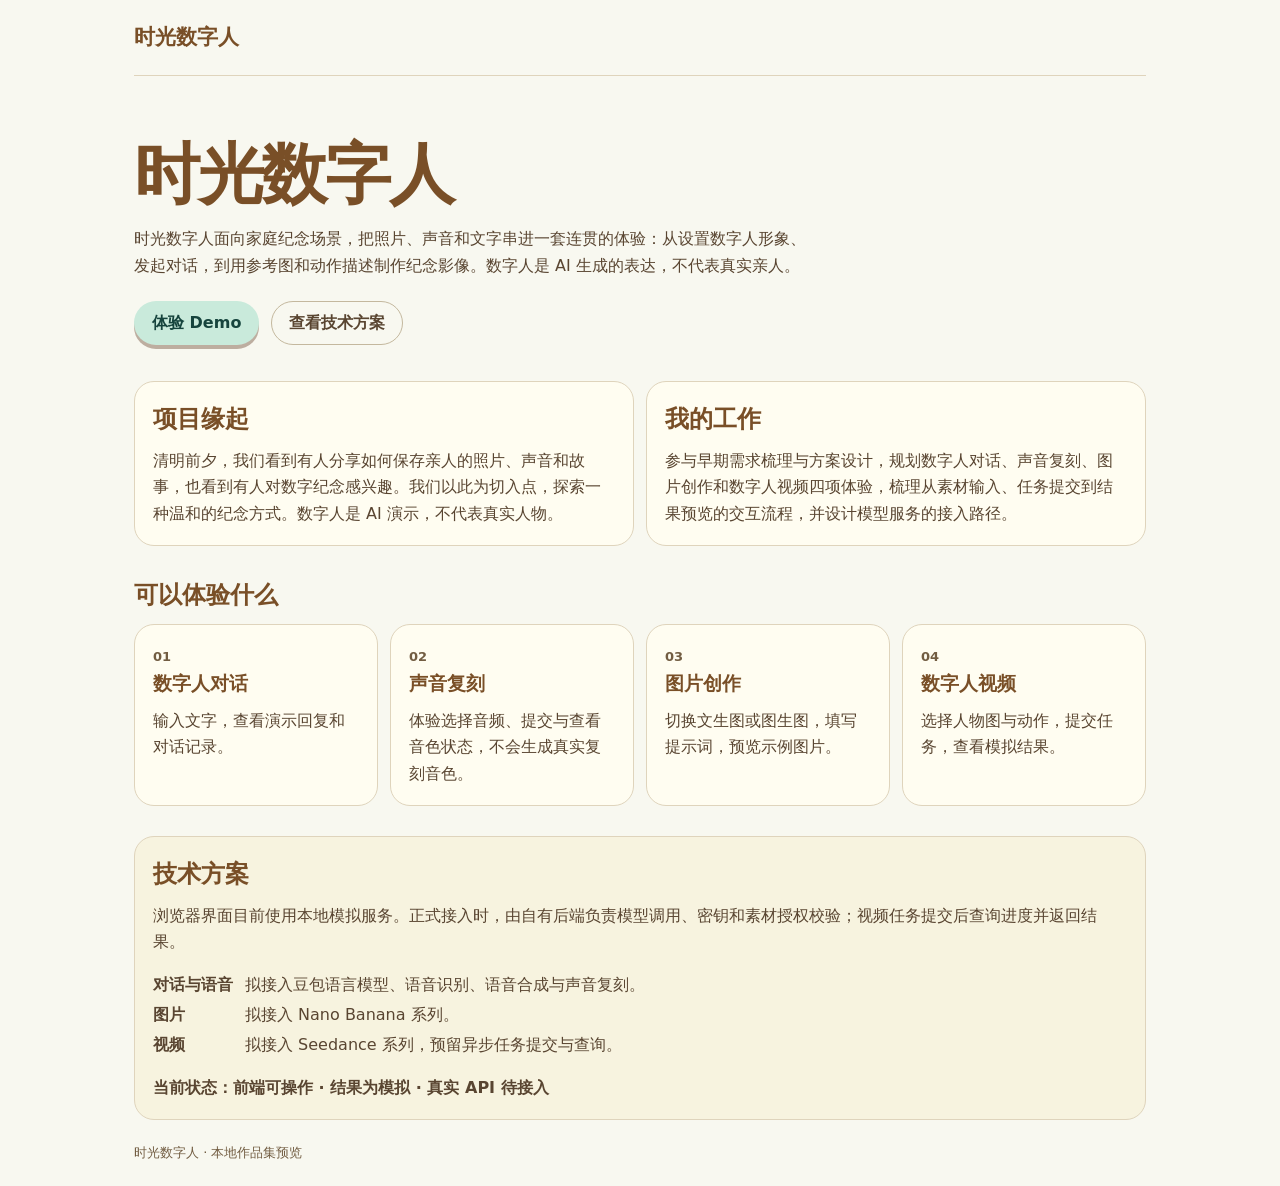
<file: index.html>
<!doctype html>
<html lang="zh-CN">
<meta charset="utf-8">
<meta name="viewport" content="width=device-width,initial-scale=1">
<title>时光数字人 · 项目展示</title>
<link rel="stylesheet" href="showcase.css">
<main>
  <header><strong>时光数字人</strong></header>
  <section class="hero">
    <div><h1>时光数字人</h1>
    <p>时光数字人面向家庭纪念场景，把照片、声音和文字串进一套连贯的体验：从设置数字人形象、发起对话，到用参考图和动作描述制作纪念影像。数字人是 AI 生成的表达，不代表真实亲人。</p>
    <nav aria-label="项目入口"><a class="primary" href="demo.html">体验 Demo</a><a href="#technical">查看技术方案</a></nav></div>
  </section>
  <section class="overview">
    <article><h2>项目缘起</h2><p>清明前夕，我们看到有人分享如何保存亲人的照片、声音和故事，也看到有人对数字纪念感兴趣。我们以此为切入点，探索一种温和的纪念方式。数字人是 AI 演示，不代表真实人物。</p></article>
    <article><h2>我的工作</h2><p>参与早期需求梳理与方案设计，规划数字人对话、声音复刻、图片创作和数字人视频四项体验，梳理从素材输入、任务提交到结果预览的交互流程，并设计模型服务的接入路径。</p></article>
  </section>
  <section><h2>可以体验什么</h2><div class="cards">
    <article><small>01</small><h3>数字人对话</h3><p>输入文字，查看演示回复和对话记录。</p></article>
    <article><small>02</small><h3>声音复刻</h3><p>体验选择音频、提交与查看音色状态，不会生成真实复刻音色。</p></article>
    <article><small>03</small><h3>图片创作</h3><p>切换文生图或图生图，填写提示词，预览示例图片。</p></article>
    <article><small>04</small><h3>数字人视频</h3><p>选择人物图与动作，提交任务，查看模拟结果。</p></article>
  </div></section>
  <section id="technical" class="technical"><h2>技术方案</h2>
    <p>浏览器界面目前使用本地模拟服务。正式接入时，由自有后端负责模型调用、密钥和素材授权校验；视频任务提交后查询进度并返回结果。</p>
    <dl><dt>对话与语音</dt><dd>拟接入豆包语言模型、语音识别、语音合成与声音复刻。</dd><dt>图片</dt><dd>拟接入 Nano Banana 系列。</dd><dt>视频</dt><dd>拟接入 Seedance 系列，预留异步任务提交与查询。</dd></dl>
    <p class="status">当前状态：前端可操作 · 结果为模拟 · 真实 API 待接入</p>
  </section>
  <footer>时光数字人 · 本地作品集预览</footer>
</main>
</html>
</file>
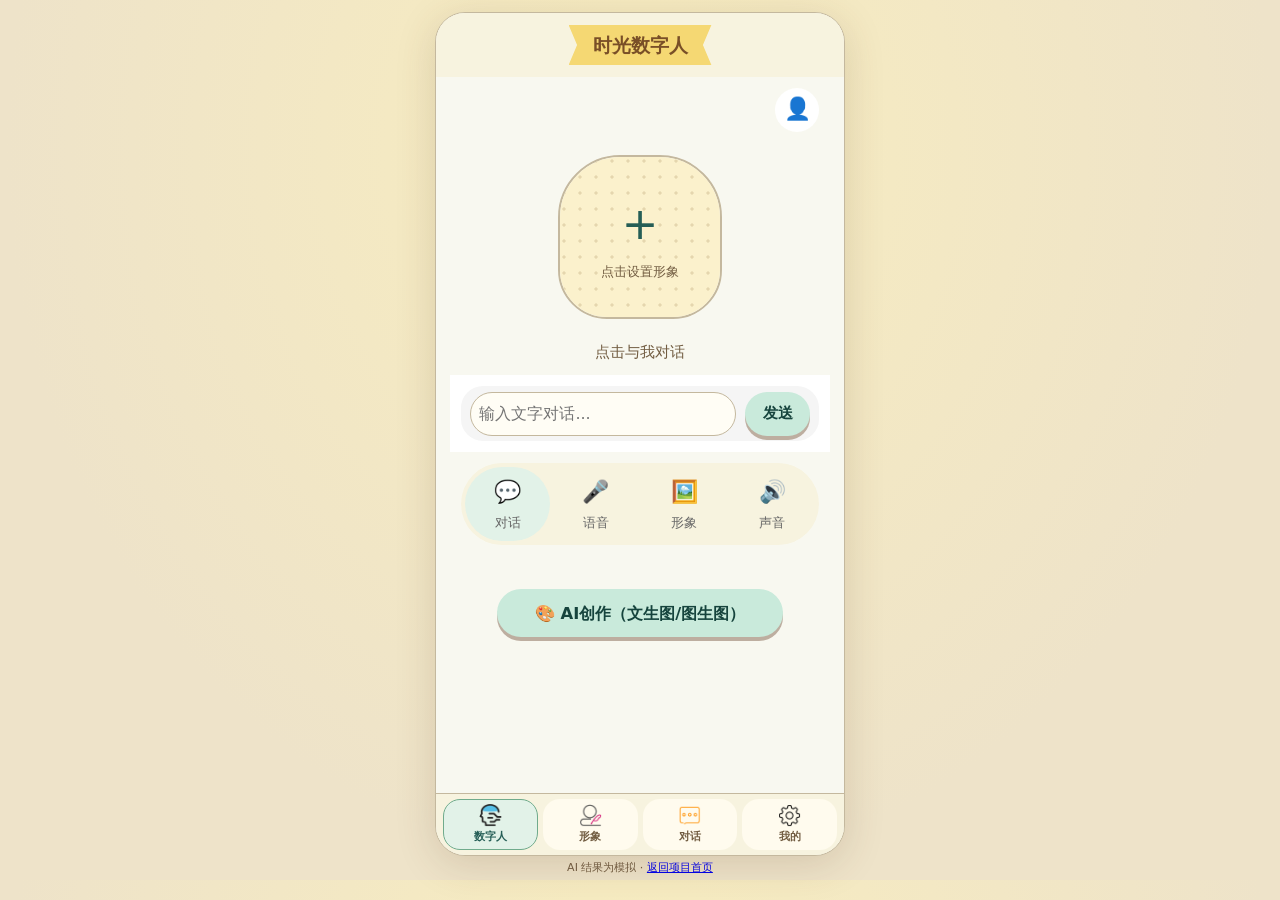
<file: demo.html>
<!doctype html>
<html lang="zh-CN" data-theme="island">
<meta charset="utf-8"><meta name="viewport" content="width=device-width, initial-scale=1">
<meta http-equiv="Content-Security-Policy" content="default-src 'self' file: data: blob:; script-src 'self' file: 'unsafe-eval'; style-src 'self' file: 'unsafe-inline'; connect-src 'none'; object-src 'none'; base-uri 'none'">
<title>时光数字人 · 交互演示</title>
<link rel="stylesheet" href="shell.css"><style id="page-css"></style><link rel="stylesheet" href="themes.css">
<div id="phone">
  <header id="bar"><button id="back" type="button" aria-label="返回">‹</button><span id="title">时光数字人</span></header>
  <main id="stage"></main>
  <nav id="tabs" aria-label="底部导航"></nav>
  <aside id="notice" role="status" hidden></aside>
</div>
<footer id="offline">AI 结果为模拟 · <a href="index.html">返回项目首页</a></footer>
<script src="bundle.js"></script><script src="runtime.js"></script><script src="smoke.js"></script>
</html>
</file>
<file: showcase.css>
:root{font:16px/1.65 Nunito,"Noto Sans SC","PingFang SC",system-ui,sans-serif;color:#594531;background:#f8f8f0;--line:#dfd4bc;--mint:#c9eadb;--paper:#fffdf1}
*{box-sizing:border-box}body{margin:0}main{max-width:1060px;margin:auto;padding:0 24px}header{display:flex;justify-content:space-between;align-items:center;gap:12px;padding:20px 0;border-bottom:1px solid var(--line)}header strong{font-size:21px;color:#794f27}header span,small,figcaption,footer{color:#725d42;font-size:13px}.hero{display:grid;grid-template-columns:1fr .9fr;gap:34px;align-items:center;padding:48px 0 36px}.ribbon{display:inline-block;background:#f5d873;color:#62441f;padding:4px 19px;margin:0;clip-path:polygon(0 0,100% 0,96% 50%,100% 100%,0 100%,4% 50%);font-size:13px;font-weight:750}h1{font-size:clamp(36px,6vw,66px);color:#794f27;line-height:1.13;letter-spacing:-.035em;margin:14px 0}h2,h3{color:#794f27;margin:0 0 8px}p{margin:0 0 14px}nav{display:flex;flex-wrap:wrap;gap:12px;margin-top:22px}nav a{display:inline-flex;align-items:center;min-height:44px;border-radius:50px;padding:8px 17px;border:1px solid #c4b89e;text-decoration:none;color:#594531;font-weight:700}nav .primary{background:var(--mint);color:#16443d;border-color:transparent;box-shadow:0 4px #bdaea0}nav a:active{transform:translateY(2px)}a:focus-visible{outline:2px solid #856400;outline-offset:3px}figure{margin:0;background:var(--paper);padding:10px;border-radius:24px;border:1px solid var(--line)}figure img{width:100%;display:block;border-radius:17px}figcaption{padding:6px 8px 0}.overview,.cards{display:grid;gap:12px;margin-bottom:30px}.overview{grid-template-columns:repeat(2,1fr)}.cards{grid-template-columns:repeat(4,1fr)}article,.technical{padding:18px;background:var(--paper);border:1px solid var(--line);border-radius:20px}article p{margin-bottom:0}small{font-weight:800}.technical{background:#f7f3df}dl{display:grid;grid-template-columns:max-content 1fr;gap:4px 12px}dt{font-weight:750}dd{margin:0}.status{margin:0;font-weight:700}footer{padding:22px 0}
@media(max-width:720px){.hero{grid-template-columns:1fr;gap:22px;padding-top:30px}.cards{grid-template-columns:repeat(2,1fr)}}@media(max-width:420px){main{padding:0 16px}.overview{grid-template-columns:1fr}}
/* The overview starts with project information, not a decorative preview. */
main .hero{grid-template-columns:minmax(0,42rem)}
</file>
<file: shell.css>
*{box-sizing:border-box}body{margin:0;background:#ede8e1;font:15px system-ui,sans-serif;color:#333}#phone{--rpx:calc(min(100vw,390px)/750);width:min(100%,390px);height:min(844px,100dvh - 35px);margin:10px auto 0;background:#fff8f0;position:relative;display:flex;flex-direction:column;overflow:hidden;isolation:isolate;box-shadow:0 8px 40px #54361c2a}#bar{flex:none;height:44px;display:grid;place-items:center;background:#ffcc80;color:white;font-weight:600;position:relative}#back{position:absolute;left:10px;border:0;background:none;color:inherit;font-size:30px;cursor:pointer;line-height:1}#stage{flex:1;overflow:auto;position:relative;min-height:0;transform:translateZ(0)}#tabs{flex:none;display:flex;background:#fff8f0;border-top:1px solid #eee1d3;height:53px}#tabs[hidden]{display:none}#tabs a{flex:1;display:grid;justify-items:center;align-content:center;gap:2px;font-size:11px;text-decoration:none}#tabs img{width:23px;height:23px}#notice{position:absolute;z-index:100;bottom:65px;left:50%;transform:translateX(-50%);max-width:90%;width:max-content;padding:10px 14px;background:#222e;color:white;border-radius:8px;pointer-events:none}#offline{text-align:center;font:11px/24px system-ui;color:#735440}view,scroll-view{display:block}scroll-view[scroll-y]{overflow-y:auto}scroll-view[scroll-x]{overflow-x:auto}text{display:inline}img,video{max-width:100%}button,input,textarea,select{font-family:inherit}button{cursor:pointer}button:disabled{cursor:default}img[mode=aspectfill]{object-fit:cover}img[mode=aspectfit]{object-fit:contain}@media(max-width:420px){#phone{margin:0 auto;height:calc(100dvh - 24px)}}
</file>
<file: themes.css>
/* Preview pages only. The original entry does not load this stylesheet. */
html[data-theme] {
  --ease: ease-out; --control-radius: 16px;
  color: var(--ink);
}
html[data-theme] body {color:var(--ink);background:var(--outer);line-height:1.5}
html[data-theme] #phone {background:var(--ground);border:1px solid var(--line);width:min(100%,410px);--rpx:calc(min(100vw,410px)/750);border-radius:30px;margin-top:12px;height:min(844px,calc(100dvh - 39px))}
html[data-theme] #stage {overscroll-behavior:contain;scrollbar-width:thin;background:var(--ground)}
html[data-theme] #stage>.container {background:var(--ground)!important;padding-inline:14px}
html[data-theme] #bar {height:58px;color:var(--ink);background:var(--chrome)!important;z-index:2}
html[data-theme] #back {min-width:44px;min-height:44px;left:5px;color:var(--accent-text)}
html[data-theme] #tabs {height:auto;min-height:62px;background:var(--chrome);border-color:var(--line);padding:5px 7px max(5px,env(safe-area-inset-bottom));z-index:2}
html[data-theme] #tabs a {color:var(--muted)!important;border-radius:17px;min-height:48px;font-weight:600}
html[data-theme] #tabs a[aria-current] {color:var(--accent-text)!important;background:var(--soft)}
html[data-theme] #offline {color:var(--muted)}
html[data-theme] #stage :is(.header-title,.title,.section-title,.step-title,.history-title,.setting-label,.app-name,.action-name,.sound-name) {color:var(--ink)!important}
html[data-theme] #stage :is(.status-text,.tip,.section-hint,.scene-hint,.record-tip,.empty-tip,.subtitle,.char-count) {color:var(--muted)!important}
html[data-theme] #stage :is(.settings-header,.history-header,.header) {background:transparent!important;color:var(--ink);box-shadow:none}
html[data-theme] #stage :is(.section,.settings-section,.user-section,.result-section,.generate-section,.history-item,.video-item,.avatar-list-section,.sound-list-section,.step-section,.chat-container) {background:var(--card)!important;color:var(--ink);border-radius:var(--card-radius);box-shadow:none;border:1px solid var(--line)}
html[data-theme] #stage :is(.mode-tabs,.tab-bar) {background:var(--track)!important;border:0;border-radius:var(--control-radius);box-shadow:none;padding:4px;gap:3px}
html[data-theme] #stage :is(.tab-item,.action-item) {color:var(--muted)!important;border:0!important;border-radius:var(--control-radius);min-height:42px}
html[data-theme] #stage :is(.tab-item.active,.action-item.active) {background:var(--soft)!important;color:var(--accent-text)!important}
html[data-theme] #stage :is(button,.picker-btn,.picker-display,.add-btn,.add-more-btn,.user-btn,.scene-box,[role=button]) {touch-action:manipulation}
html[data-theme] #stage :is(button,.picker-btn,.picker-display,.add-btn,.add-more-btn,.user-btn,.scene-box) {border-radius:var(--control-radius)}
html[data-theme] #stage :is(button,.picker-btn,.picker-display) {background:var(--soft)!important;color:var(--accent-text)!important;border:0;min-height:44px;font-weight:650}
html[data-theme] #stage :is(.send-btn,.generate-btn,.ai-create-btn,.btn-start,.start-btn,.record-btn:not(.recording)) {background:var(--accent)!important;color:var(--on-accent)!important;border:0;border-radius:var(--control-radius);font-weight:750;box-shadow:var(--primary-shadow)}
html[data-theme] #stage :is(.generate-btn,.ai-create-btn,.send-btn) {min-height:44px}
html[data-theme] #stage :is(button:disabled,.generate-btn.disabled) {opacity:.48;box-shadow:none}
html[data-theme] #stage :is(input:not([type=checkbox]),textarea) {background:var(--field)!important;color:var(--ink)!important;border:1px solid var(--line)!important;border-radius:var(--control-radius);font-size:16px;min-height:44px;max-width:100%}
html[data-theme] #stage :is(.change-btn,.add-text,.play-btn,.plus,.plus-icon,.picker-value) {color:var(--accent-text)!important}
html[data-theme] #stage .message-user-bubble {background:var(--soft)!important;color:var(--accent-text)!important}
html[data-theme] #stage .message-ai-bubble {background:var(--track)!important;color:var(--ink)!important}
html[data-theme] #stage :is(.digital-human,.human-placeholder,.scene-placeholder) {background:var(--hero)!important;border-color:var(--line);box-shadow:none}
html[data-theme] #stage .human-placeholder {color:var(--accent-text)}
html[data-theme] #stage :is(button,[role=button]):active:not(:disabled) {transform:var(--press);transition:none}
html[data-theme] :focus-visible {outline:2px solid var(--focus);outline-offset:2px}
html[data-theme] #stage :is(button,[role=button]),html[data-theme] #tabs a {transition:transform 150ms var(--ease),background-color 150ms var(--ease)}
html[data-theme] #stage .header {min-height:48px}
html[data-theme] #stage .avatar-section {padding-block:12px}

html[data-theme=apple] {
  --outer:radial-gradient(ellipse at 50% 8%,#f9edcf,#faf7ef 66%);
  --ground:#fbf4e4;--chrome:rgba(255,250,238,.88);--card:#fffdf7;--field:#fffdf8;
  --ink:#30291f;--muted:#65594a;--line:#e9dec7;--track:#f3ead6;--soft:#f6e7bd;
  --accent:#865b28;--accent-text:#6f4a20;--on-accent:#fffaf0;--focus:#865b28;
  --hero:linear-gradient(145deg,#fffdf7 5%,#f8e9bd 95%);--card-radius:20px;--primary-shadow:none;--press:scale(.97);
  font-family:-apple-system,BlinkMacSystemFont,system-ui,sans-serif;
}
html[data-theme=apple] #bar {height:64px;place-items:end start;padding:0 22px 9px;font-size:27px;line-height:1.15;letter-spacing:-.035em}
html[data-theme=apple] #bar:has(#back:not([hidden])) {padding-left:50px}
html[data-theme=apple] #bar,html[data-theme=apple] #tabs {backdrop-filter:blur(20px) saturate(165%)}
html[data-theme=apple] #tabs img {filter:grayscale(1);opacity:.72}
html[data-theme=apple] #tabs a[aria-current] img {filter:grayscale(1) brightness(.67) sepia(.8) saturate(1.5);opacity:1}

html[data-theme=island] {
  --animal-bg:#f8f8f0;--animal-content:rgb(247,243,223);--animal-text:#794f27;--animal-body:#725d42;
  --animal-primary:#c9eadb;--animal-border:#c4b89e;--animal-shadow:#bdaea0;--animal-primary-bg:#e2f2e8;
  --outer:radial-gradient(ellipse at 50% 17%,#f8edbf,#eee3c9 70%);
  --ground:var(--animal-bg);--chrome:var(--animal-content);--card:#fffdf1;--field:#fffdf5;
  --ink:var(--animal-text);--muted:var(--animal-body);--line:var(--animal-border);--track:var(--animal-content);--soft:var(--animal-primary-bg);
  --accent:var(--animal-primary);--accent-text:#255e56;--on-accent:#16443d;--focus:#ad8000;
  --hero:radial-gradient(circle at 4px 4px,#e5d6ae 1.4px,transparent 1.8px) 0 0/16px 16px,#fbf1cc;
  --card-radius:24px;--control-radius:50px;--primary-shadow:0 4px 0 var(--animal-shadow);--press:translateY(2px);--ease:cubic-bezier(.4,0,.2,1);
}
html[data-theme=island] body {font-family:Nunito,"Noto Sans SC",ui-rounded,"PingFang SC",system-ui,sans-serif;font-weight:500}
html[data-theme=island] #bar {height:64px}
html[data-theme=island] #title {min-width:135px;padding:6px 24px;background:#f5d873;color:var(--ink);text-align:center;clip-path:polygon(0 0,100% 0,94% 50%,100% 100%,0 100%,6% 50%);font-size:19px;font-weight:900}
html[data-theme=island] #tabs {gap:5px}
html[data-theme=island] #tabs a {background:#fffbee;border:1px solid transparent}
html[data-theme=island] #tabs a[aria-current] {border-color:#70ab8c}
html[data-theme=island] #stage .digital-human {border-radius:38% 38% 30% 30%;border:2px solid var(--line)}
html[data-theme=island] #stage :is(input,textarea):focus-visible {outline-color:#ad8000}
@media(max-width:430px){html[data-theme] #phone{margin:0 auto;border:0;border-radius:0;height:calc(100dvh - 24px)}}
@media(prefers-reduced-motion:reduce){html[data-theme] #phone *{animation:none!important;transition:none!important}}
@media(prefers-reduced-transparency:reduce){html[data-theme=apple] #bar,html[data-theme=apple] #tabs{background:#fffaee!important;backdrop-filter:none}}
</file>
